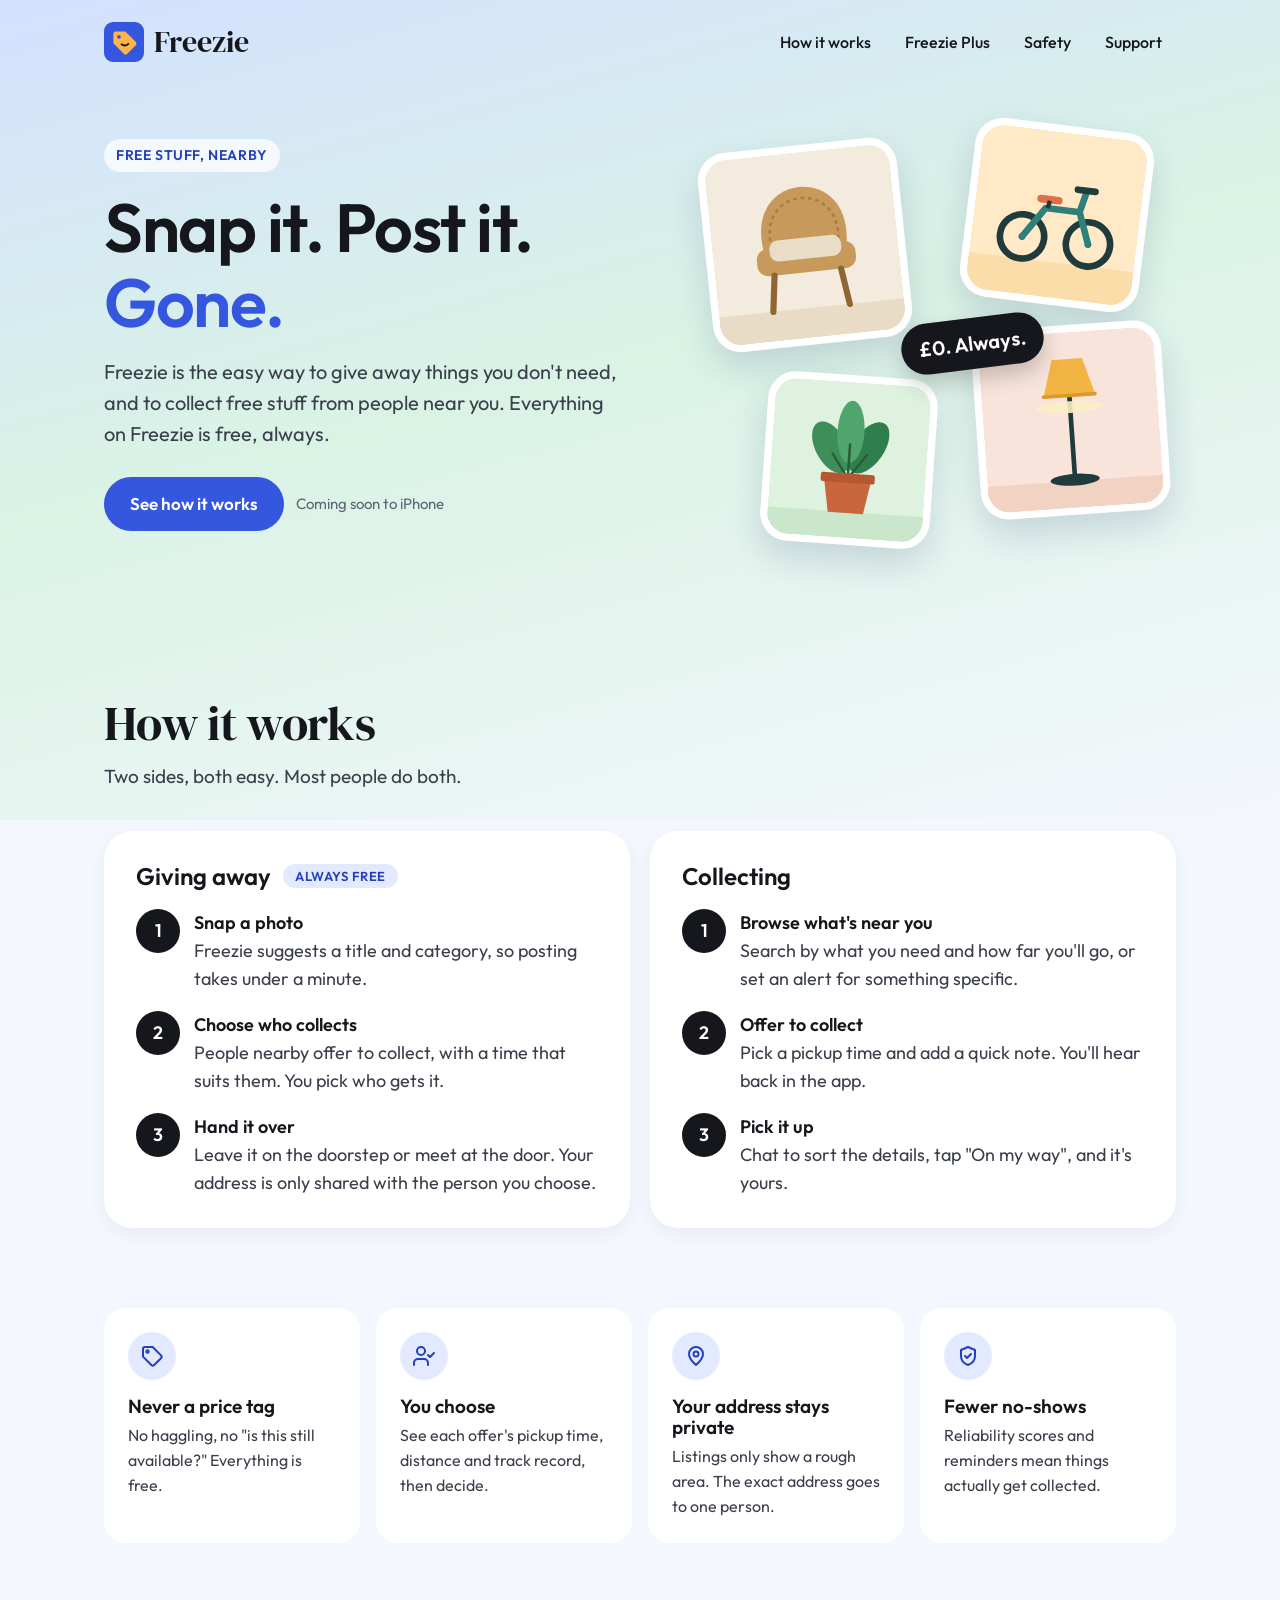
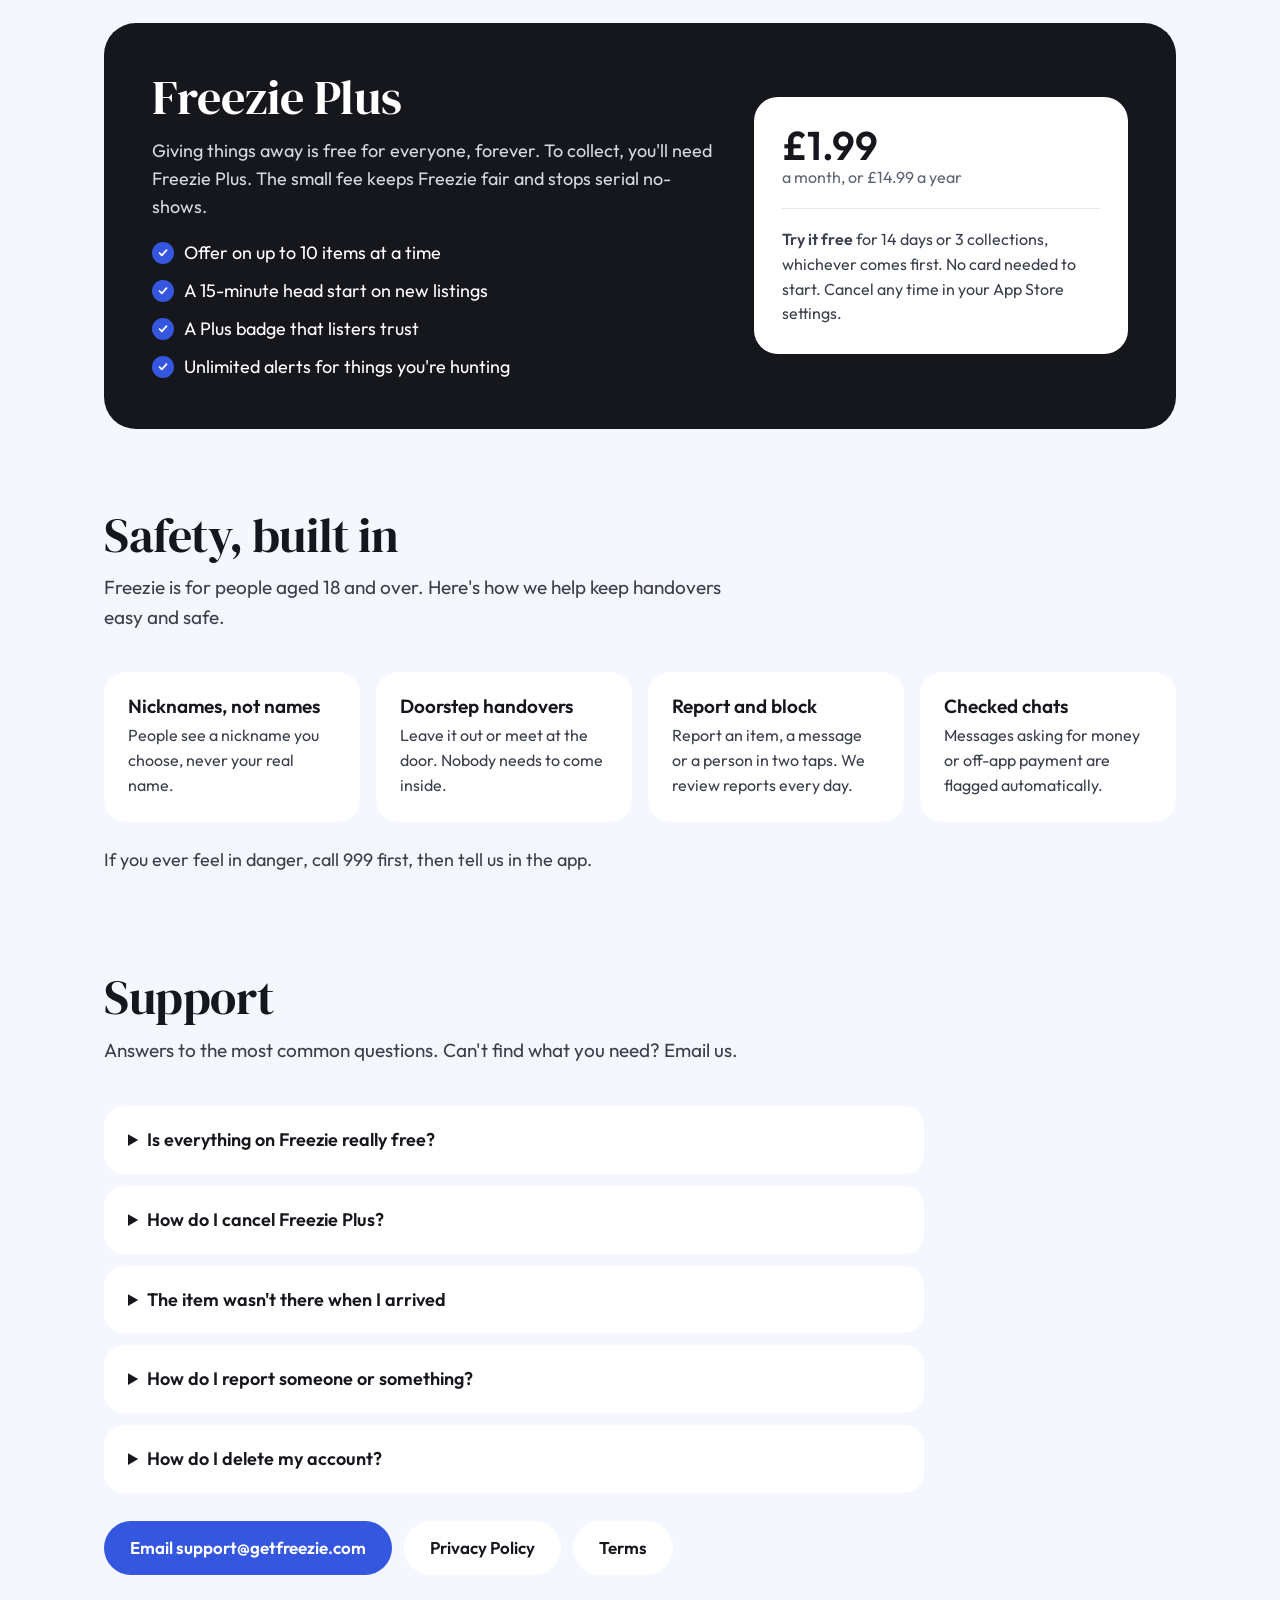
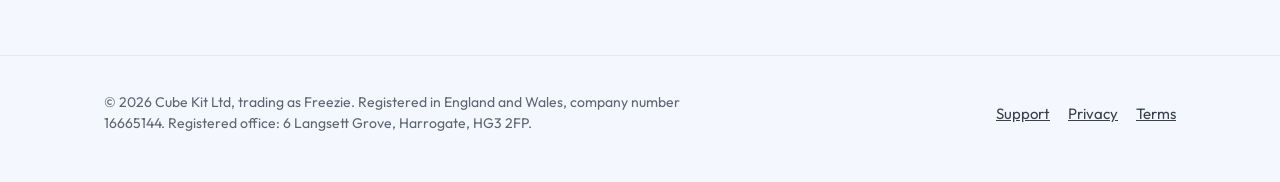
<file: index.html>
<!doctype html>
<html lang="en-GB">
<head>
<meta charset="utf-8">
<meta name="viewport" content="width=device-width, initial-scale=1">
<title>Freezie: give it away, collect it free</title>
<meta name="description" content="Freezie is a UK app for giving away things you don't need and collecting free stuff from people nearby. Snap it, post it, gone.">
<link rel="canonical" href="https://getfreezie.com/">
<link rel="icon" href="/assets/favicon.png" type="image/png">
<link rel="apple-touch-icon" href="/assets/apple-touch-icon.png">
<meta property="og:title" content="Freezie: give it away, collect it free">
<meta property="og:description" content="Give away what you don't need, and collect free stuff from people nearby.">
<meta property="og:url" content="https://getfreezie.com/">
<meta property="og:image" content="https://getfreezie.com/assets/apple-touch-icon.png">
<meta name="theme-color" content="#D3E1FF">
<link rel="stylesheet" href="/assets/style.css">
</head>
<body>
<a class="skip" href="#main">Skip to content</a>

<header class="site-header">
    <div class="wrap">
      <a class="brand" href="/" aria-label="Freezie home">
        <img src="/assets/logo-mark.svg" alt="" width="40" height="40">
        <span>Freezie</span>
      </a>
      <nav class="nav" aria-label="Main">
        <a href="#how">How it works</a>
        <a href="#plus">Freezie Plus</a>
        <a href="#safety">Safety</a>
        <a href="#support">Support</a>
      </nav>
    </div>
  </header>

  <main id="main">
  <div class="wrap hero-inner">
    <div>
      <span class="eyebrow">Free stuff, nearby</span>
      <h1>Snap it. Post it. <em>Gone.</em></h1>
      <p class="lead">Freezie is the easy way to give away things you don't need, and to collect free stuff from people near you. Everything on Freezie is free, always.</p>
      <div class="cta-row">
        <a class="btn btn-primary" href="#how">See how it works</a>
        <span class="soon">Coming soon to iPhone</span>
      </div>
    </div>
    <div class="collage" aria-hidden="true">
      <div class="card c1"><img src="/assets/illustrations/armchair.svg" alt=""></div>
      <div class="card c2"><img src="/assets/illustrations/bike.svg" alt=""></div>
      <div class="card c3"><img src="/assets/illustrations/plant.svg" alt=""></div>
      <div class="card c4"><img src="/assets/illustrations/lamp.svg" alt=""></div>
      <span class="tag">£0. Always.</span>
    </div>
  </div>

<section id="how">
  <div class="wrap">
    <div class="section-head">
      <h2>How it works</h2>
      <p>Two sides, both easy. Most people do both.</p>
    </div>
    <div class="two-col">
      <div class="panel">
        <h3>Giving away <span class="pill">Always free</span></h3>
        <ol class="steps">
          <li><div><strong>Snap a photo</strong><span>Freezie suggests a title and category, so posting takes under a minute.</span></div></li>
          <li><div><strong>Choose who collects</strong><span>People nearby offer to collect, with a time that suits them. You pick who gets it.</span></div></li>
          <li><div><strong>Hand it over</strong><span>Leave it on the doorstep or meet at the door. Your address is only shared with the person you choose.</span></div></li>
        </ol>
      </div>
      <div class="panel">
        <h3>Collecting</h3>
        <ol class="steps">
          <li><div><strong>Browse what's near you</strong><span>Search by what you need and how far you'll go, or set an alert for something specific.</span></div></li>
          <li><div><strong>Offer to collect</strong><span>Pick a pickup time and add a quick note. You'll hear back in the app.</span></div></li>
          <li><div><strong>Pick it up</strong><span>Chat to sort the details, tap "On my way", and it's yours.</span></div></li>
        </ol>
      </div>
    </div>
  </div>
</section>

<section id="why" style="padding-top: 0">
  <div class="wrap">
    <div class="features">
      <div class="feature">
        <div class="icon" aria-hidden="true"><svg width="24" height="24" viewBox="0 0 24 24" fill="none" stroke="#2440B8" stroke-width="2" stroke-linecap="round" stroke-linejoin="round"><path d="M12.6 3H5a2 2 0 0 0-2 2v7.6l8.4 8.4a2 2 0 0 0 2.8 0l6.8-6.8a2 2 0 0 0 0-2.8z"/><circle cx="7.5" cy="7.5" r="1.2"/></svg></div>
        <h3>Never a price tag</h3>
        <p>No haggling, no "is this still available?" Everything is free.</p>
      </div>
      <div class="feature">
        <div class="icon" aria-hidden="true"><svg width="24" height="24" viewBox="0 0 24 24" fill="none" stroke="#2440B8" stroke-width="2" stroke-linecap="round" stroke-linejoin="round"><path d="M16 21v-2a4 4 0 0 0-4-4H6a4 4 0 0 0-4 4v2"/><circle cx="9" cy="7" r="4"/><path d="m16 11 2 2 4-4"/></svg></div>
        <h3>You choose</h3>
        <p>See each offer's pickup time, distance and track record, then decide.</p>
      </div>
      <div class="feature">
        <div class="icon" aria-hidden="true"><svg width="24" height="24" viewBox="0 0 24 24" fill="none" stroke="#2440B8" stroke-width="2" stroke-linecap="round" stroke-linejoin="round"><path d="M12 21s-7-6.2-7-11a7 7 0 0 1 14 0c0 4.8-7 11-7 11z"/><circle cx="12" cy="10" r="2.5"/></svg></div>
        <h3>Your address stays private</h3>
        <p>Listings only show a rough area. The exact address goes to one person.</p>
      </div>
      <div class="feature">
        <div class="icon" aria-hidden="true"><svg width="24" height="24" viewBox="0 0 24 24" fill="none" stroke="#2440B8" stroke-width="2" stroke-linecap="round" stroke-linejoin="round"><path d="M12 3 5 6v6c0 4.5 3 7.5 7 9 4-1.5 7-4.5 7-9V6z"/><path d="m9 12 2 2 4-4"/></svg></div>
        <h3>Fewer no-shows</h3>
        <p>Reliability scores and reminders mean things actually get collected.</p>
      </div>
    </div>
  </div>
</section>

<section id="plus" style="padding-top: 0">
  <div class="wrap">
    <div class="plus">
      <div>
        <h2>Freezie Plus</h2>
        <p>Giving things away is free for everyone, forever. To collect, you'll need Freezie Plus. The small fee keeps Freezie fair and stops serial no-shows.</p>
        <ul>
          <li>Offer on up to 10 items at a time</li>
          <li>A 15-minute head start on new listings</li>
          <li>A Plus badge that listers trust</li>
          <li>Unlimited alerts for things you're hunting</li>
        </ul>
      </div>
      <div class="price-card">
        <div class="price">£1.99</div>
        <div class="per">a month, or £14.99 a year</div>
        <hr>
        <p><strong>Try it free</strong> for 14 days or 3 collections, whichever comes first. No card needed to start. Cancel any time in your App Store settings.</p>
      </div>
    </div>
  </div>
</section>

<section id="safety" style="padding-top: 0">
  <div class="wrap">
    <div class="section-head">
      <h2>Safety, built in</h2>
      <p>Freezie is for people aged 18 and over. Here's how we help keep handovers easy and safe.</p>
    </div>
    <div class="features">
      <div class="feature"><h3>Nicknames, not names</h3><p>People see a nickname you choose, never your real name.</p></div>
      <div class="feature"><h3>Doorstep handovers</h3><p>Leave it out or meet at the door. Nobody needs to come inside.</p></div>
      <div class="feature"><h3>Report and block</h3><p>Report an item, a message or a person in two taps. We review reports every day.</p></div>
      <div class="feature"><h3>Checked chats</h3><p>Messages asking for money or off-app payment are flagged automatically.</p></div>
    </div>
    <p style="margin-top: 24px; color: var(--text-2)">If you ever feel in danger, call 999 first, then tell us in the app.</p>
  </div>
</section>

<section id="support" style="padding-top: 0">
  <div class="wrap">
    <div class="section-head">
      <h2>Support</h2>
      <p>Answers to the most common questions. Can't find what you need? Email us.</p>
    </div>
    <div class="faq">
      <details><summary>Is everything on Freezie really free?</summary><p>Yes. Items are always free. Nobody can sell anything on Freezie, and asking for money breaks our rules. The only thing we charge for is Freezie Plus, which lets you collect.</p></details>
      <details><summary>How do I cancel Freezie Plus?</summary><p>Plus is billed by Apple. On your iPhone, open Settings, tap your name, then Subscriptions, and choose Freezie. You keep Plus until the end of the period you've paid for. Refunds follow Apple's rules.</p></details>
      <details><summary>The item wasn't there when I arrived</summary><p>Tap "It wasn't there" in the pickup chat. The pickup ends, nobody's reliability score is affected, and the lister is asked to check the listing.</p></details>
      <details><summary>How do I report someone or something?</summary><p>Use Report on the item, in the chat, or on the person's profile. If anything made you feel unsafe at a pickup, tell us after the pickup and we'll look at it first.</p></details>
      <details><summary>How do I delete my account?</summary><p>In the app, go to Profile, then Delete account. It removes your account, listings, offers and messages. You can also download a copy of your data from Profile first.</p></details>
    </div>
    <div class="contact">
      <a class="btn btn-primary" href="mailto:support@getfreezie.com">Email support@getfreezie.com</a>
      <a class="btn btn-light" href="/privacy/">Privacy Policy</a>
      <a class="btn btn-light" href="/terms/">Terms</a>
    </div>
  </div>
</section>
</main>

<footer class="site-footer">
  <div class="wrap">
    <span>© 2026 Cube Kit Ltd, trading as Freezie. Registered in England and Wales, company number 16665144. Registered office: 6 Langsett Grove, Harrogate, HG3 2FP.</span>
    <nav aria-label="Footer">
      <a href="/support/">Support</a>
      <a href="/privacy/">Privacy</a>
      <a href="/terms/">Terms</a>
    </nav>
  </div>
</footer>
</body>
</html>
</file>
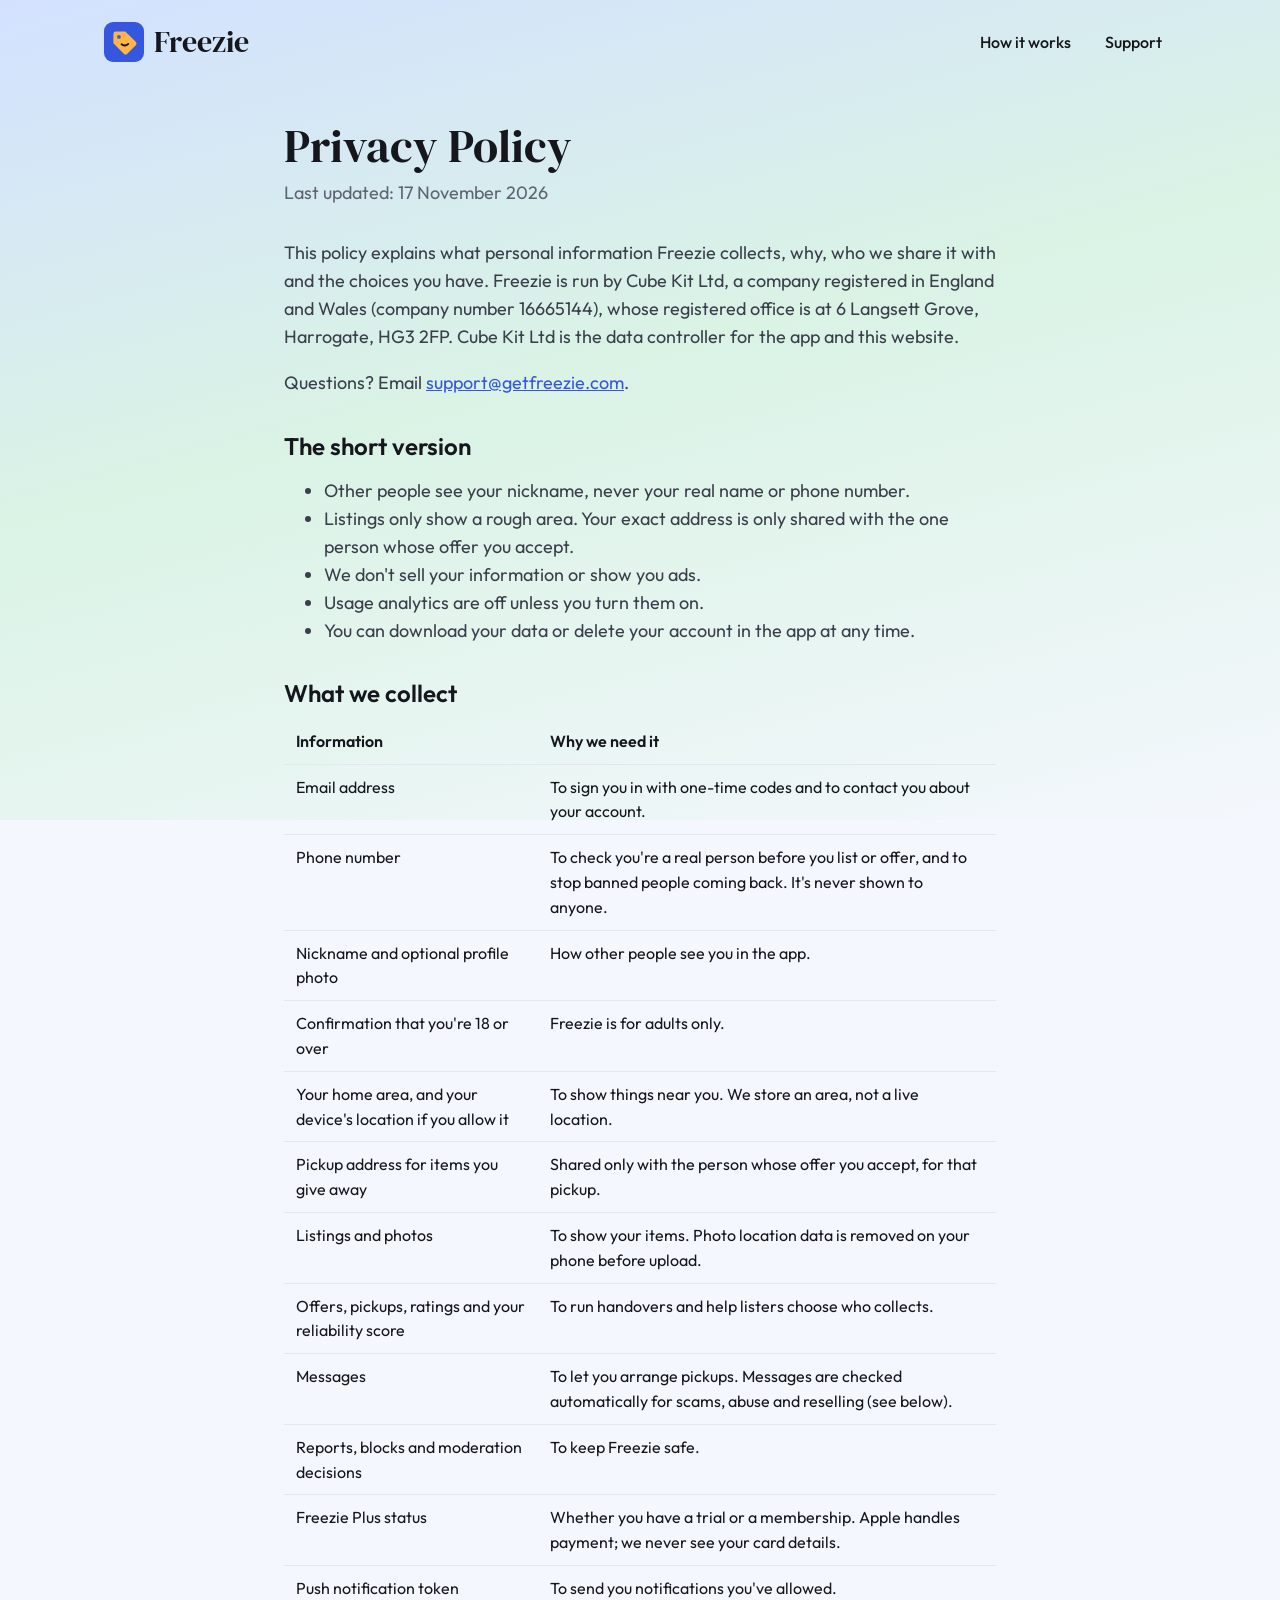
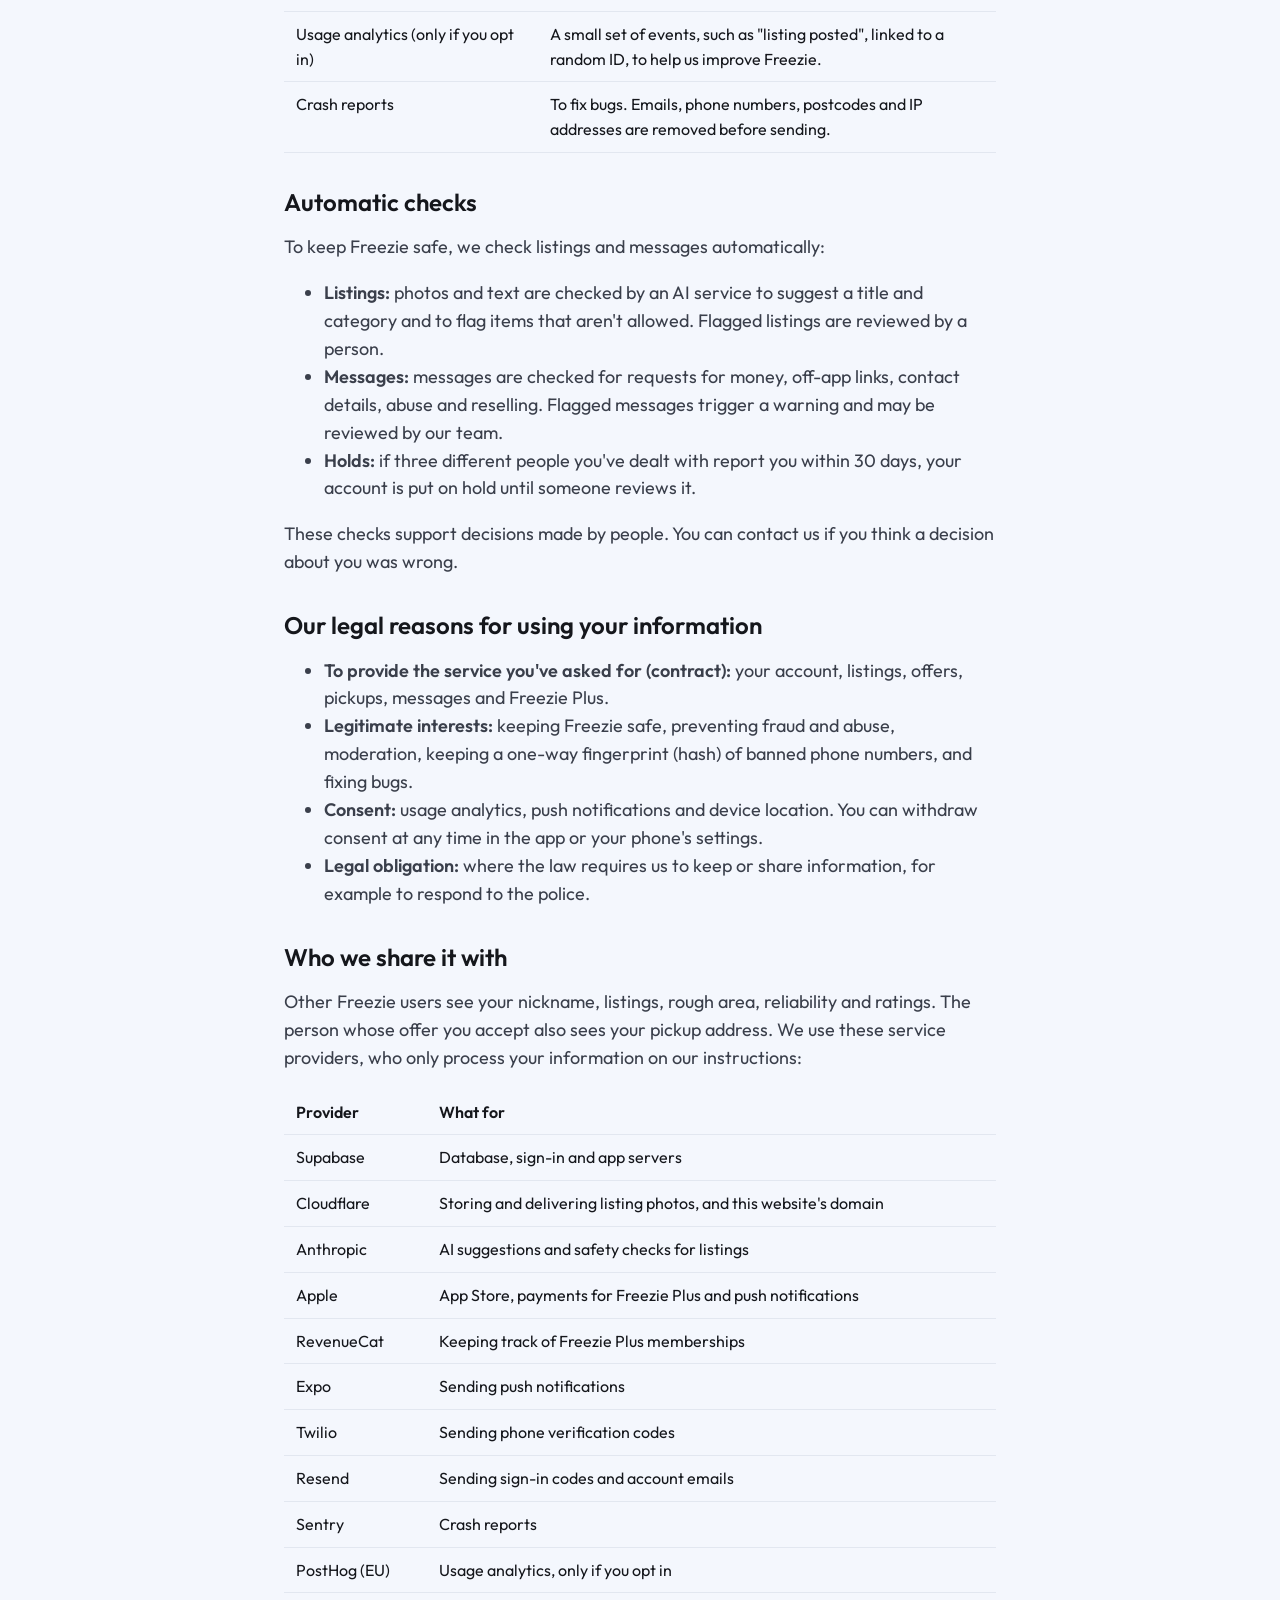
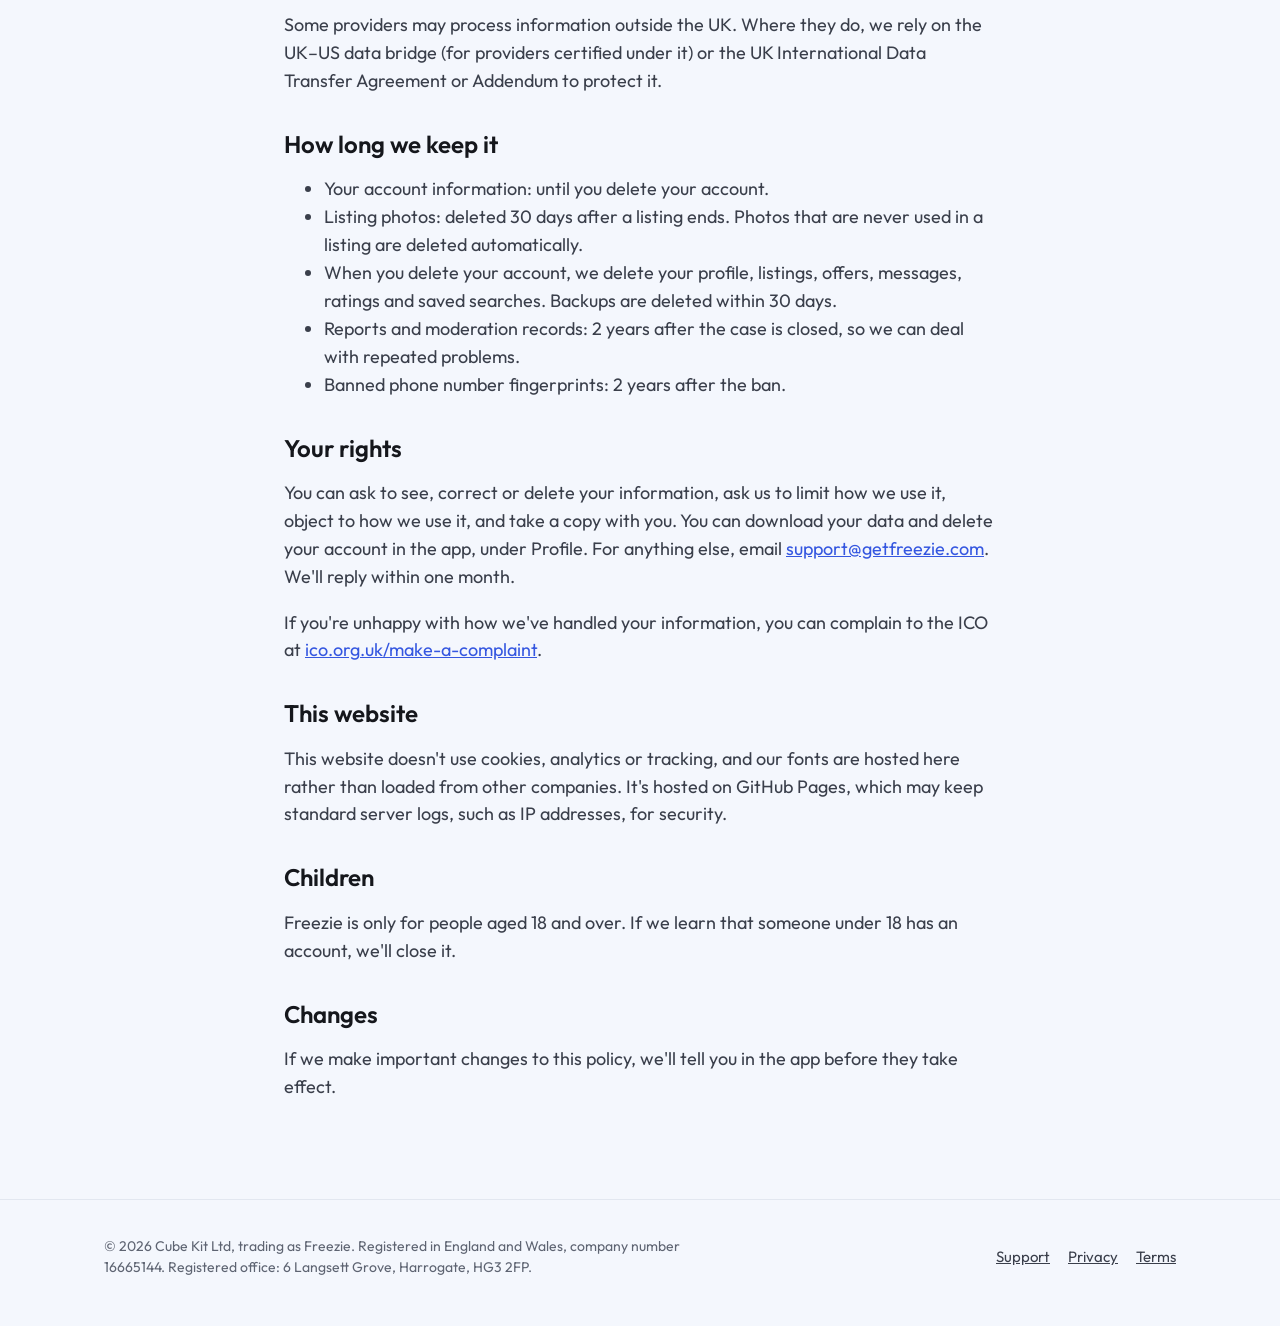
<file: privacy/index.html>
<!doctype html>
<html lang="en-GB">
<head>
<meta charset="utf-8">
<meta name="viewport" content="width=device-width, initial-scale=1">
<title>Privacy Policy · Freezie</title>
<meta name="description" content="How Freezie collects, uses and protects your personal information.">
<link rel="canonical" href="https://getfreezie.com/privacy/">
<link rel="icon" href="/assets/favicon.png" type="image/png">
<link rel="stylesheet" href="/assets/style.css">
</head>
<body>
<a class="skip" href="#main">Skip to content</a>
<header class="site-header">
  <div class="wrap">
    <a class="brand" href="/" aria-label="Freezie home"><img src="/assets/logo-mark.svg" alt="" width="40" height="40"><span>Freezie</span></a>
    <nav class="nav" aria-label="Main"><a href="/#how">How it works</a><a href="/support/">Support</a></nav>
  </div>
</header>

<main id="main" class="doc">
  <h1>Privacy Policy</h1>
  <p class="updated">Last updated: 17 November 2026</p>

  <p>This policy explains what personal information Freezie collects, why, who we share it with and the choices you have. Freezie is run by Cube Kit Ltd, a company registered in England and Wales (company number 16665144), whose registered office is at 6 Langsett Grove, Harrogate, HG3 2FP. Cube Kit Ltd is the data controller for the app and this website.</p>
  <p>Questions? Email <a href="mailto:support@getfreezie.com">support@getfreezie.com</a>.</p>

  <h2>The short version</h2>
  <ul>
    <li>Other people see your nickname, never your real name or phone number.</li>
    <li>Listings only show a rough area. Your exact address is only shared with the one person whose offer you accept.</li>
    <li>We don't sell your information or show you ads.</li>
    <li>Usage analytics are off unless you turn them on.</li>
    <li>You can download your data or delete your account in the app at any time.</li>
  </ul>

  <h2>What we collect</h2>
  <table>
    <thead><tr><th>Information</th><th>Why we need it</th></tr></thead>
    <tbody>
      <tr><td>Email address</td><td>To sign you in with one-time codes and to contact you about your account.</td></tr>
      <tr><td>Phone number</td><td>To check you're a real person before you list or offer, and to stop banned people coming back. It's never shown to anyone.</td></tr>
      <tr><td>Nickname and optional profile photo</td><td>How other people see you in the app.</td></tr>
      <tr><td>Confirmation that you're 18 or over</td><td>Freezie is for adults only.</td></tr>
      <tr><td>Your home area, and your device's location if you allow it</td><td>To show things near you. We store an area, not a live location.</td></tr>
      <tr><td>Pickup address for items you give away</td><td>Shared only with the person whose offer you accept, for that pickup.</td></tr>
      <tr><td>Listings and photos</td><td>To show your items. Photo location data is removed on your phone before upload.</td></tr>
      <tr><td>Offers, pickups, ratings and your reliability score</td><td>To run handovers and help listers choose who collects.</td></tr>
      <tr><td>Messages</td><td>To let you arrange pickups. Messages are checked automatically for scams, abuse and reselling (see below).</td></tr>
      <tr><td>Reports, blocks and moderation decisions</td><td>To keep Freezie safe.</td></tr>
      <tr><td>Freezie Plus status</td><td>Whether you have a trial or a membership. Apple handles payment; we never see your card details.</td></tr>
      <tr><td>Push notification token</td><td>To send you notifications you've allowed.</td></tr>
      <tr><td>Usage analytics (only if you opt in)</td><td>A small set of events, such as "listing posted", linked to a random ID, to help us improve Freezie.</td></tr>
      <tr><td>Crash reports</td><td>To fix bugs. Emails, phone numbers, postcodes and IP addresses are removed before sending.</td></tr>
    </tbody>
  </table>

  <h2>Automatic checks</h2>
  <p>To keep Freezie safe, we check listings and messages automatically:</p>
  <ul>
    <li><strong>Listings:</strong> photos and text are checked by an AI service to suggest a title and category and to flag items that aren't allowed. Flagged listings are reviewed by a person.</li>
    <li><strong>Messages:</strong> messages are checked for requests for money, off-app links, contact details, abuse and reselling. Flagged messages trigger a warning and may be reviewed by our team.</li>
    <li><strong>Holds:</strong> if three different people you've dealt with report you within 30 days, your account is put on hold until someone reviews it.</li>
  </ul>
  <p>These checks support decisions made by people. You can contact us if you think a decision about you was wrong.</p>

  <h2>Our legal reasons for using your information</h2>
  <ul>
    <li><strong>To provide the service you've asked for (contract):</strong> your account, listings, offers, pickups, messages and Freezie Plus.</li>
    <li><strong>Legitimate interests:</strong> keeping Freezie safe, preventing fraud and abuse, moderation, keeping a one-way fingerprint (hash) of banned phone numbers, and fixing bugs.</li>
    <li><strong>Consent:</strong> usage analytics, push notifications and device location. You can withdraw consent at any time in the app or your phone's settings.</li>
    <li><strong>Legal obligation:</strong> where the law requires us to keep or share information, for example to respond to the police.</li>
  </ul>

  <h2>Who we share it with</h2>
  <p>Other Freezie users see your nickname, listings, rough area, reliability and ratings. The person whose offer you accept also sees your pickup address. We use these service providers, who only process your information on our instructions:</p>
  <table>
    <thead><tr><th>Provider</th><th>What for</th></tr></thead>
    <tbody>
      <tr><td>Supabase</td><td>Database, sign-in and app servers</td></tr>
      <tr><td>Cloudflare</td><td>Storing and delivering listing photos, and this website's domain</td></tr>
      <tr><td>Anthropic</td><td>AI suggestions and safety checks for listings</td></tr>
      <tr><td>Apple</td><td>App Store, payments for Freezie Plus and push notifications</td></tr>
      <tr><td>RevenueCat</td><td>Keeping track of Freezie Plus memberships</td></tr>
      <tr><td>Expo</td><td>Sending push notifications</td></tr>
      <tr><td>Twilio</td><td>Sending phone verification codes</td></tr>
      <tr><td>Resend</td><td>Sending sign-in codes and account emails</td></tr>
      <tr><td>Sentry</td><td>Crash reports</td></tr>
      <tr><td>PostHog (EU)</td><td>Usage analytics, only if you opt in</td></tr>
    </tbody>
  </table>
  <p>Some providers may process information outside the UK. Where they do, we rely on the UK–US data bridge (for providers certified under it) or the UK International Data Transfer Agreement or Addendum to protect it.</p>

  <h2>How long we keep it</h2>
  <ul>
    <li>Your account information: until you delete your account.</li>
    <li>Listing photos: deleted 30 days after a listing ends. Photos that are never used in a listing are deleted automatically.</li>
    <li>When you delete your account, we delete your profile, listings, offers, messages, ratings and saved searches. Backups are deleted within 30 days.</li>
    <li>Reports and moderation records: 2 years after the case is closed, so we can deal with repeated problems.</li>
    <li>Banned phone number fingerprints: 2 years after the ban.</li>
  </ul>

  <h2>Your rights</h2>
  <p>You can ask to see, correct or delete your information, ask us to limit how we use it, object to how we use it, and take a copy with you. You can download your data and delete your account in the app, under Profile. For anything else, email <a href="mailto:support@getfreezie.com">support@getfreezie.com</a>. We'll reply within one month.</p>
  <p>If you're unhappy with how we've handled your information, you can complain to the ICO at <a href="https://ico.org.uk/make-a-complaint/">ico.org.uk/make-a-complaint</a>.</p>

  <h2>This website</h2>
  <p>This website doesn't use cookies, analytics or tracking, and our fonts are hosted here rather than loaded from other companies. It's hosted on GitHub Pages, which may keep standard server logs, such as IP addresses, for security.</p>

  <h2>Children</h2>
  <p>Freezie is only for people aged 18 and over. If we learn that someone under 18 has an account, we'll close it.</p>

  <h2>Changes</h2>
  <p>If we make important changes to this policy, we'll tell you in the app before they take effect.</p>
</main>

<footer class="site-footer">
  <div class="wrap">
    <span>© 2026 Cube Kit Ltd, trading as Freezie. Registered in England and Wales, company number 16665144. Registered office: 6 Langsett Grove, Harrogate, HG3 2FP.</span>
    <nav aria-label="Footer"><a href="/support/">Support</a><a href="/privacy/">Privacy</a><a href="/terms/">Terms</a></nav>
  </div>
</footer>
</body>
</html>
</file>
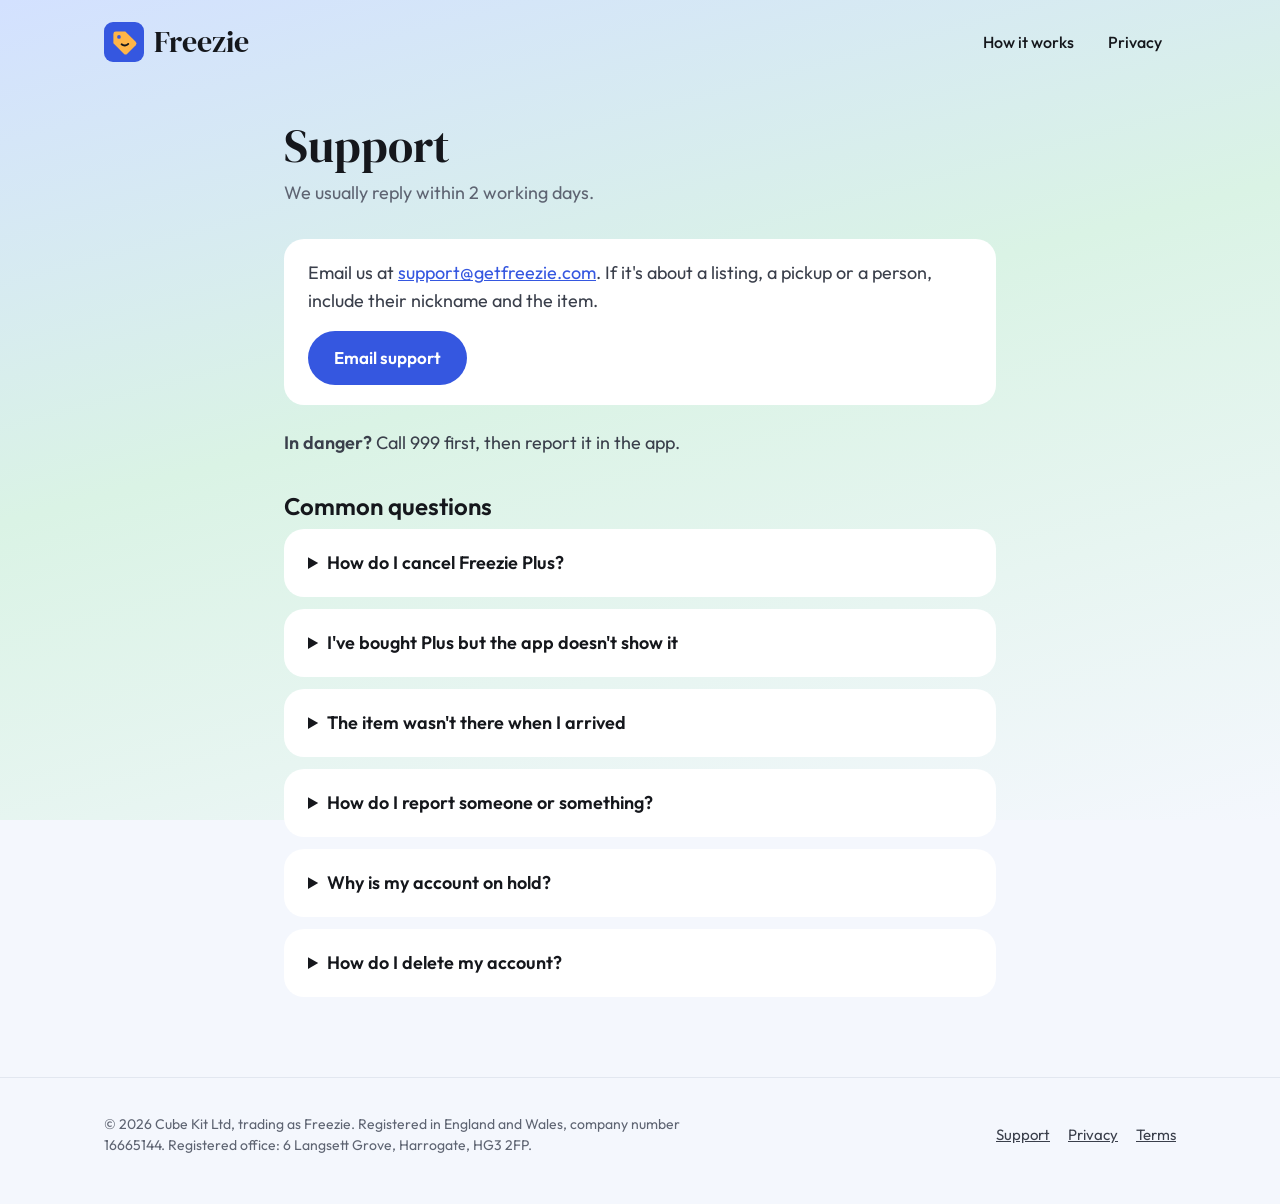
<file: support/index.html>
<!doctype html>
<html lang="en-GB">
<head>
<meta charset="utf-8">
<meta name="viewport" content="width=device-width, initial-scale=1">
<title>Support · Freezie</title>
<meta name="description" content="Get help with Freezie.">
<link rel="canonical" href="https://getfreezie.com/support/">
<link rel="icon" href="/assets/favicon.png" type="image/png">
<link rel="stylesheet" href="/assets/style.css">
</head>
<body>
<a class="skip" href="#main">Skip to content</a>
<header class="site-header">
  <div class="wrap">
    <a class="brand" href="/" aria-label="Freezie home"><img src="/assets/logo-mark.svg" alt="" width="40" height="40"><span>Freezie</span></a>
    <nav class="nav" aria-label="Main"><a href="/#how">How it works</a><a href="/privacy/">Privacy</a></nav>
  </div>
</header>

<main id="main" class="doc">
  <h1>Support</h1>
  <p class="updated">We usually reply within 2 working days.</p>
  <div class="box">
    <p style="margin: 0 0 16px">Email us at <a href="mailto:support@getfreezie.com">support@getfreezie.com</a>. If it's about a listing, a pickup or a person, include their nickname and the item.</p>
    <a class="btn btn-primary" href="mailto:support@getfreezie.com">Email support</a>
  </div>
  <p style="margin-top: 24px"><strong>In danger?</strong> Call 999 first, then report it in the app.</p>

  <h2>Common questions</h2>
  <div class="faq">
    <details><summary>How do I cancel Freezie Plus?</summary><p>Plus is billed by Apple. On your iPhone, open Settings, tap your name, then Subscriptions, and choose Freezie. You keep Plus until the end of the period you've paid for. Refunds follow Apple's rules.</p></details>
    <details><summary>I've bought Plus but the app doesn't show it</summary><p>In the app, open Profile, then Membership, and tap Restore purchase.</p></details>
    <details><summary>The item wasn't there when I arrived</summary><p>Tap "It wasn't there" in the pickup chat. The pickup ends, nobody's reliability score is affected, and the lister is asked to check the listing.</p></details>
    <details><summary>How do I report someone or something?</summary><p>Use Report on the item, in the chat, or on the person's profile. If anything made you feel unsafe at a pickup, tell us after the pickup and we'll look at it first.</p></details>
    <details><summary>Why is my account on hold?</summary><p>We put accounts on hold while we look into reports. You can still browse. If you think it's a mistake, email us.</p></details>
    <details><summary>How do I delete my account?</summary><p>In the app, go to Profile, then Delete account. You can download a copy of your data from Profile first.</p></details>
  </div>
</main>

<footer class="site-footer">
  <div class="wrap">
    <span>© 2026 Cube Kit Ltd, trading as Freezie. Registered in England and Wales, company number 16665144. Registered office: 6 Langsett Grove, Harrogate, HG3 2FP.</span>
    <nav aria-label="Footer"><a href="/support/">Support</a><a href="/privacy/">Privacy</a><a href="/terms/">Terms</a></nav>
  </div>
</footer>
</body>
</html>
</file>
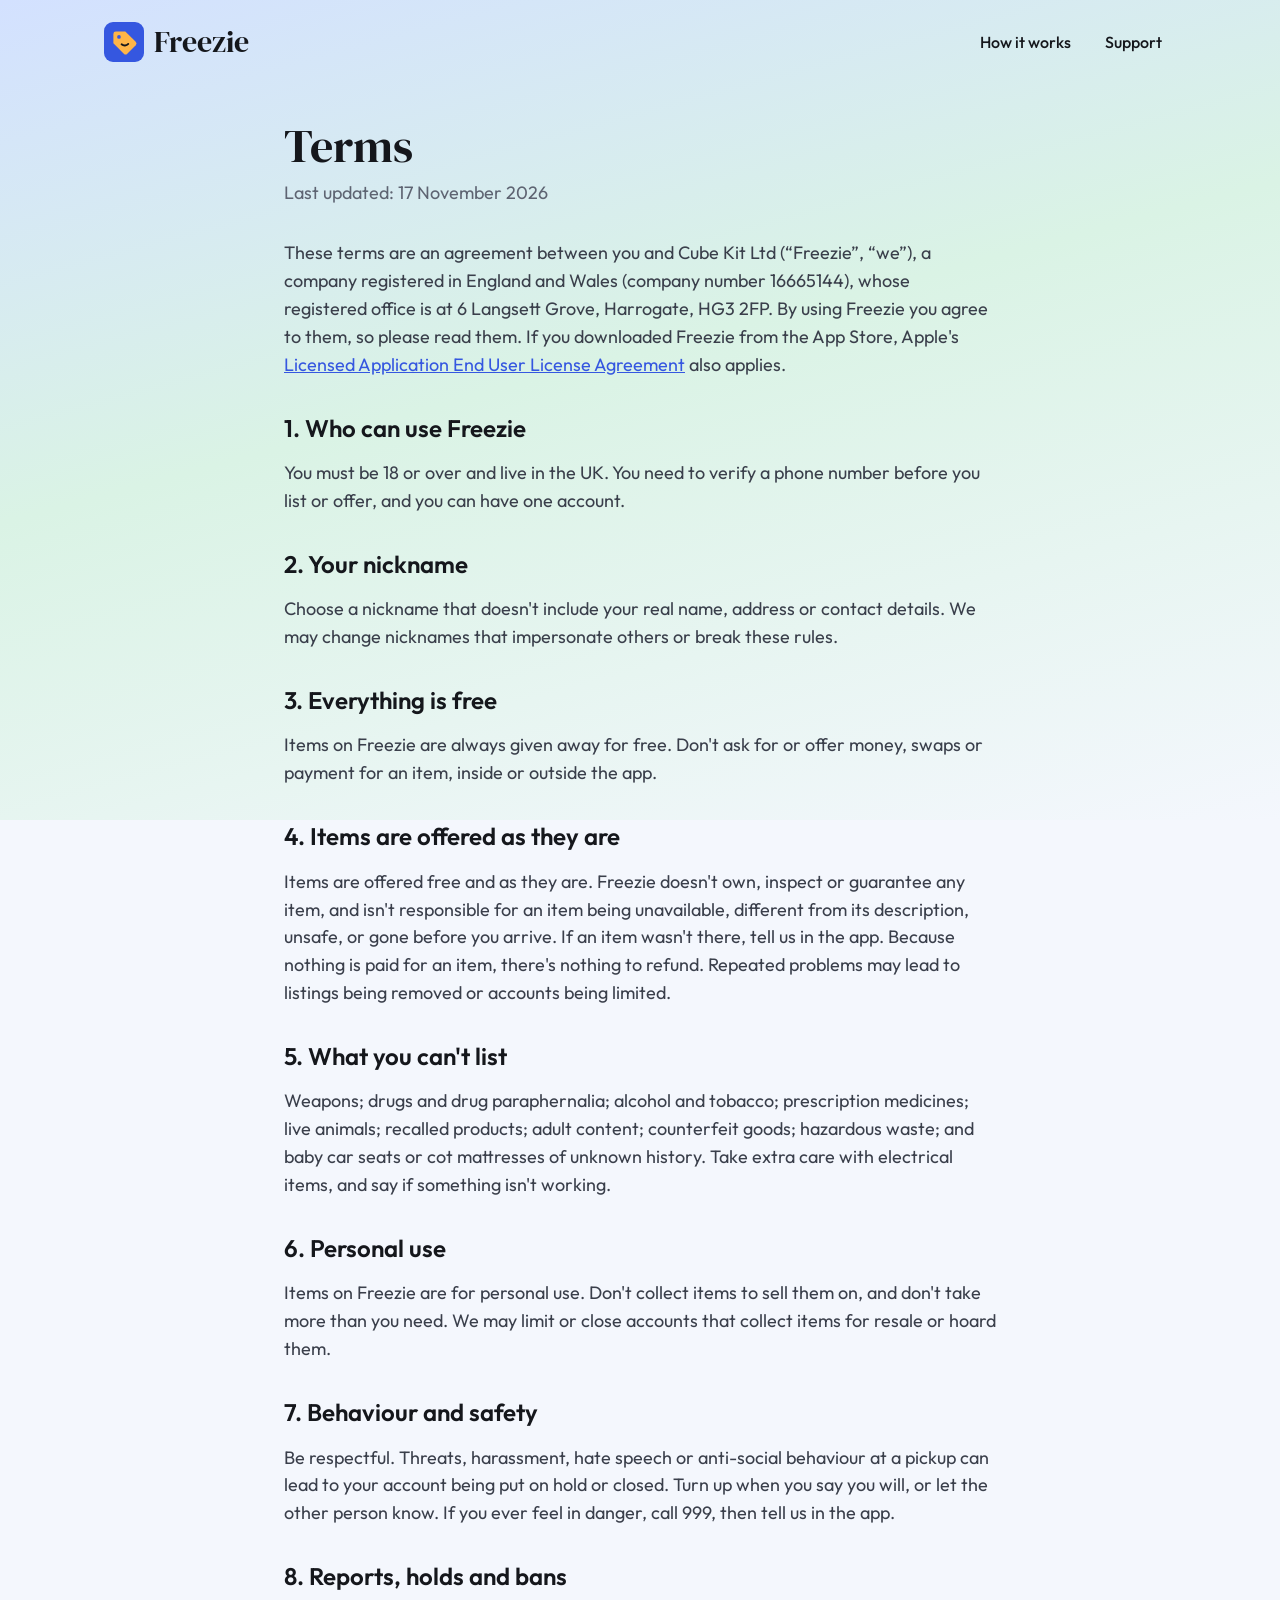
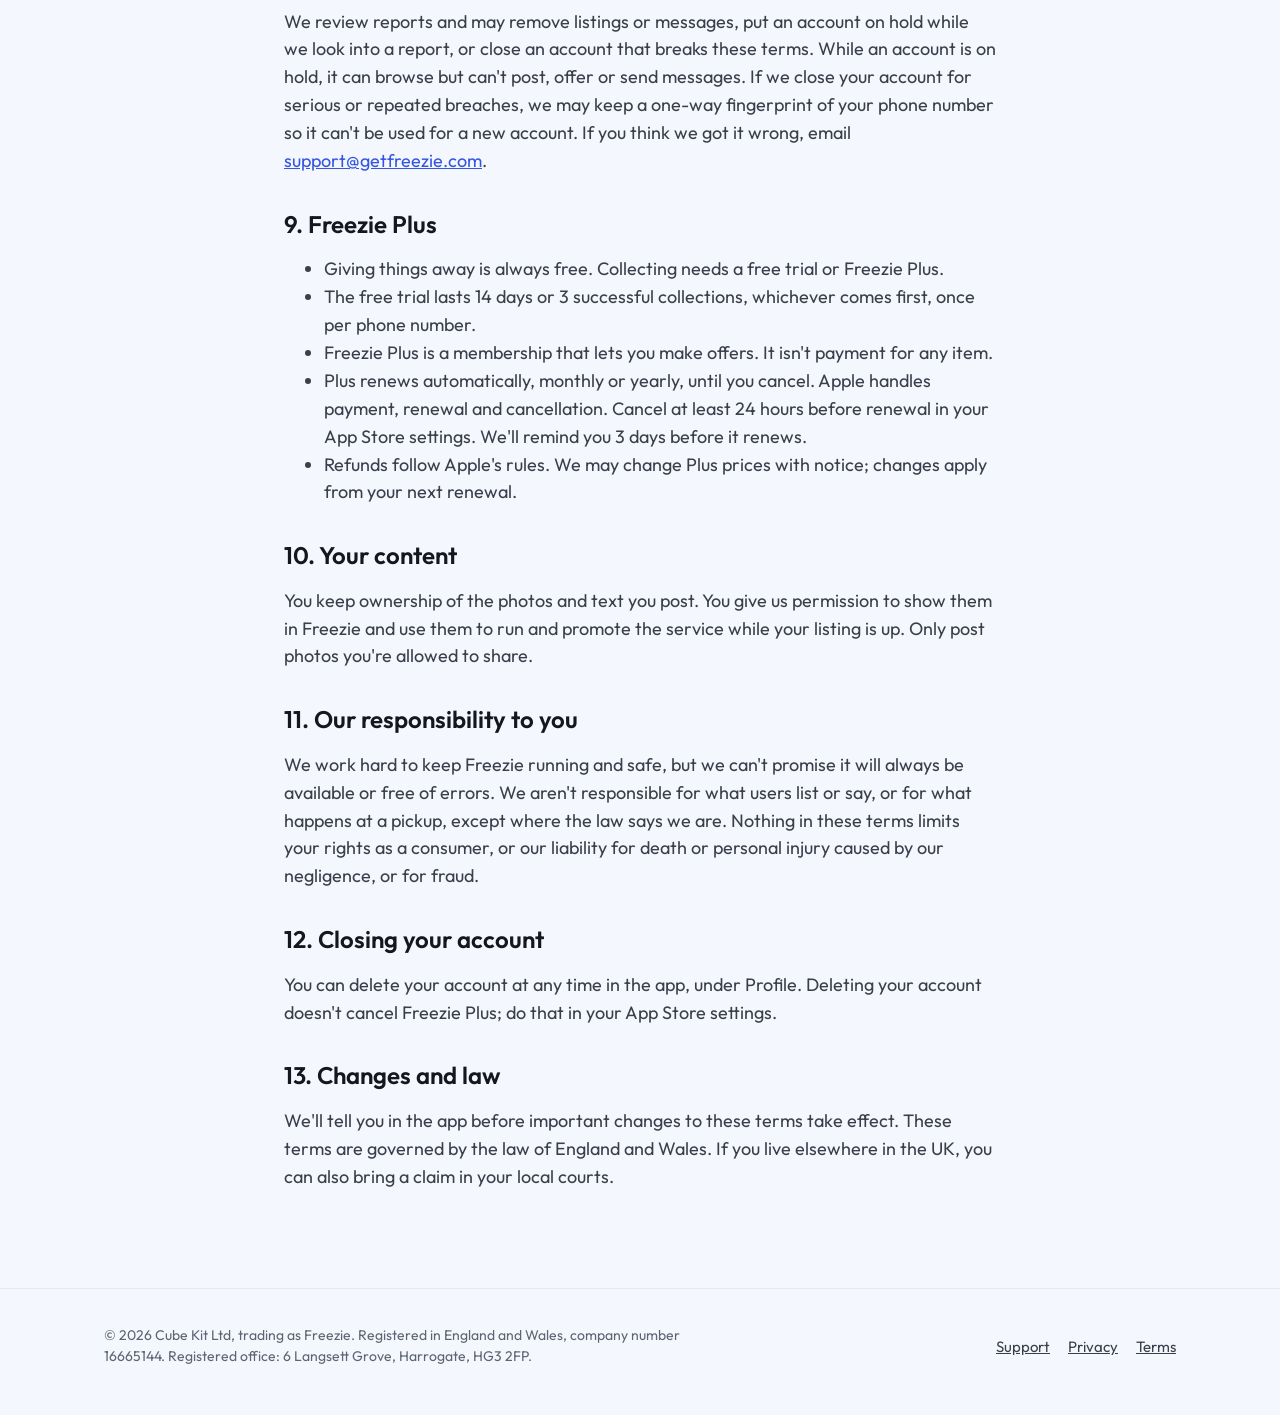
<file: terms/index.html>
<!doctype html>
<html lang="en-GB">
<head>
<meta charset="utf-8">
<meta name="viewport" content="width=device-width, initial-scale=1">
<title>Terms · Freezie</title>
<meta name="description" content="The terms and community rules for using Freezie.">
<link rel="canonical" href="https://getfreezie.com/terms/">
<link rel="icon" href="/assets/favicon.png" type="image/png">
<link rel="stylesheet" href="/assets/style.css">
</head>
<body>
<a class="skip" href="#main">Skip to content</a>
<header class="site-header">
  <div class="wrap">
    <a class="brand" href="/" aria-label="Freezie home"><img src="/assets/logo-mark.svg" alt="" width="40" height="40"><span>Freezie</span></a>
    <nav class="nav" aria-label="Main"><a href="/#how">How it works</a><a href="/support/">Support</a></nav>
  </div>
</header>

<main id="main" class="doc">
  <h1>Terms</h1>
  <p class="updated">Last updated: 17 November 2026</p>

  <p>These terms are an agreement between you and Cube Kit Ltd (“Freezie”, “we”), a company registered in England and Wales (company number 16665144), whose registered office is at 6 Langsett Grove, Harrogate, HG3 2FP. By using Freezie you agree to them, so please read them. If you downloaded Freezie from the App Store, Apple's <a href="https://www.apple.com/legal/internet-services/itunes/dev/stdeula/">Licensed Application End User License Agreement</a> also applies.</p>

  <h2>1. Who can use Freezie</h2>
  <p>You must be 18 or over and live in the UK. You need to verify a phone number before you list or offer, and you can have one account.</p>

  <h2>2. Your nickname</h2>
  <p>Choose a nickname that doesn't include your real name, address or contact details. We may change nicknames that impersonate others or break these rules.</p>

  <h2>3. Everything is free</h2>
  <p>Items on Freezie are always given away for free. Don't ask for or offer money, swaps or payment for an item, inside or outside the app.</p>

  <h2>4. Items are offered as they are</h2>
  <p>Items are offered free and as they are. Freezie doesn't own, inspect or guarantee any item, and isn't responsible for an item being unavailable, different from its description, unsafe, or gone before you arrive. If an item wasn't there, tell us in the app. Because nothing is paid for an item, there's nothing to refund. Repeated problems may lead to listings being removed or accounts being limited.</p>

  <h2>5. What you can't list</h2>
  <p>Weapons; drugs and drug paraphernalia; alcohol and tobacco; prescription medicines; live animals; recalled products; adult content; counterfeit goods; hazardous waste; and baby car seats or cot mattresses of unknown history. Take extra care with electrical items, and say if something isn't working.</p>

  <h2>6. Personal use</h2>
  <p>Items on Freezie are for personal use. Don't collect items to sell them on, and don't take more than you need. We may limit or close accounts that collect items for resale or hoard them.</p>

  <h2>7. Behaviour and safety</h2>
  <p>Be respectful. Threats, harassment, hate speech or anti-social behaviour at a pickup can lead to your account being put on hold or closed. Turn up when you say you will, or let the other person know. If you ever feel in danger, call 999, then tell us in the app.</p>

  <h2>8. Reports, holds and bans</h2>
  <p>We review reports and may remove listings or messages, put an account on hold while we look into a report, or close an account that breaks these terms. While an account is on hold, it can browse but can't post, offer or send messages. If we close your account for serious or repeated breaches, we may keep a one-way fingerprint of your phone number so it can't be used for a new account. If you think we got it wrong, email <a href="mailto:support@getfreezie.com">support@getfreezie.com</a>.</p>

  <h2>9. Freezie Plus</h2>
  <ul>
    <li>Giving things away is always free. Collecting needs a free trial or Freezie Plus.</li>
    <li>The free trial lasts 14 days or 3 successful collections, whichever comes first, once per phone number.</li>
    <li>Freezie Plus is a membership that lets you make offers. It isn't payment for any item.</li>
    <li>Plus renews automatically, monthly or yearly, until you cancel. Apple handles payment, renewal and cancellation. Cancel at least 24 hours before renewal in your App Store settings. We'll remind you 3 days before it renews.</li>
    <li>Refunds follow Apple's rules. We may change Plus prices with notice; changes apply from your next renewal.</li>
  </ul>

  <h2>10. Your content</h2>
  <p>You keep ownership of the photos and text you post. You give us permission to show them in Freezie and use them to run and promote the service while your listing is up. Only post photos you're allowed to share.</p>

  <h2>11. Our responsibility to you</h2>
  <p>We work hard to keep Freezie running and safe, but we can't promise it will always be available or free of errors. We aren't responsible for what users list or say, or for what happens at a pickup, except where the law says we are. Nothing in these terms limits your rights as a consumer, or our liability for death or personal injury caused by our negligence, or for fraud.</p>

  <h2>12. Closing your account</h2>
  <p>You can delete your account at any time in the app, under Profile. Deleting your account doesn't cancel Freezie Plus; do that in your App Store settings.</p>

  <h2>13. Changes and law</h2>
  <p>We'll tell you in the app before important changes to these terms take effect. These terms are governed by the law of England and Wales. If you live elsewhere in the UK, you can also bring a claim in your local courts.</p>
</main>

<footer class="site-footer">
  <div class="wrap">
    <span>© 2026 Cube Kit Ltd, trading as Freezie. Registered in England and Wales, company number 16665144. Registered office: 6 Langsett Grove, Harrogate, HG3 2FP.</span>
    <nav aria-label="Footer"><a href="/support/">Support</a><a href="/privacy/">Privacy</a><a href="/terms/">Terms</a></nav>
  </div>
</footer>
</body>
</html>
</file>
<file: assets/style.css>
/* Freezie website. Tokens match the app (freezie/src/theme/tokens.ts). */
@font-face { font-family: 'DM Serif Display'; src: url('fonts/DMSerifDisplay-Regular.ttf') format('truetype'); font-weight: 400; font-display: swap; }
@font-face { font-family: 'Outfit'; src: url('fonts/Outfit-Regular.ttf') format('truetype'); font-weight: 400; font-display: swap; }
@font-face { font-family: 'Outfit'; src: url('fonts/Outfit-Medium.ttf') format('truetype'); font-weight: 500; font-display: swap; }
@font-face { font-family: 'Outfit'; src: url('fonts/Outfit-SemiBold.ttf') format('truetype'); font-weight: 600; font-display: swap; }

:root {
  --ink: #15171C;
  --text-2: #3A3F4B;
  --muted: #5E6472;
  --primary: #3557E0;
  --primary-dark: #2440B8;
  --primary-soft: #E3E9FF;
  --sheet: #F4F7FD;
  --card: #FFFFFF;
  --border: #E2E7F0;
  --amber: #FFB547;
  --radius-card: 22px;
  --serif: 'DM Serif Display', Georgia, serif;
  --sans: 'Outfit', system-ui, -apple-system, 'Segoe UI', sans-serif;
}

* { box-sizing: border-box; }
html { scroll-behavior: smooth; }
@media (prefers-reduced-motion: reduce) { html { scroll-behavior: auto; } }
body { margin: 0; font-family: var(--sans); font-size: 18px; line-height: 1.55; color: var(--ink); background: linear-gradient(165deg, #D3E1FF 0%, #DAF3E5 45%, #F4F7FD 100%) top / 100% 820px no-repeat, var(--sheet); }
img { max-width: 100%; display: block; }
a { color: var(--primary); }
a:hover { color: var(--primary-dark); }
:focus-visible { outline: 3px solid var(--primary); outline-offset: 3px; border-radius: 6px; }

.skip { position: absolute; left: -999px; top: 8px; background: var(--card); padding: 10px 16px; border-radius: 12px; z-index: 10; }
.skip:focus { left: 16px; }

.wrap { max-width: 1120px; margin: 0 auto; padding: 0 24px; }

/* Header */
.site-header { padding: 20px 0; }
.site-header .wrap { display: flex; align-items: center; justify-content: space-between; gap: 16px; flex-wrap: wrap; }
.brand { display: flex; align-items: center; gap: 10px; text-decoration: none; color: var(--ink); }
.brand img { width: 40px; height: 40px; }
.brand span { font-family: var(--serif); font-size: 30px; line-height: 1; }
.nav { display: flex; gap: 6px; flex-wrap: wrap; }
.nav a { text-decoration: none; color: var(--ink); font-weight: 500; font-size: 16px; padding: 10px 14px; border-radius: 999px; }
.nav a:hover { background: rgba(255,255,255,0.7); color: var(--ink); }

/* Hero (the gradient is on body, behind the header and hero) */
.hero-inner { display: grid; grid-template-columns: minmax(0, 1.05fr) minmax(0, 0.95fr); gap: 40px; align-items: center; padding-top: 40px; padding-bottom: 72px; }
.eyebrow { display: inline-block; font-size: 14px; font-weight: 600; letter-spacing: 0.6px; text-transform: uppercase; color: var(--primary-dark); background: rgba(255,255,255,0.75); padding: 6px 12px; border-radius: 999px; }
h1, h2, h3 { line-height: 1.1; margin: 0; }
.hero-inner h1 { font-family: var(--sans); font-weight: 600; font-size: clamp(42px, 6vw, 68px); letter-spacing: -1.5px; margin: 18px 0 16px; }
.hero-inner h1 em { font-style: normal; color: var(--primary); }
.hero-inner p.lead { font-size: 20px; color: var(--text-2); max-width: 520px; margin: 0 0 28px; }
.cta-row { display: flex; gap: 12px; flex-wrap: wrap; align-items: center; }
.btn { display: inline-flex; align-items: center; justify-content: center; min-height: 54px; padding: 0 26px; border-radius: 999px; font-weight: 600; font-size: 17px; text-decoration: none; }
.btn-primary { background: var(--primary); color: #FFFFFF; }
.btn-primary:hover { background: var(--primary-dark); color: #FFFFFF; }
.btn-light { background: var(--card); color: var(--ink); }
.btn-light:hover { color: var(--ink); background: #FFFFFF; box-shadow: 0 4px 14px rgba(30,50,110,0.12); }
.soon { font-size: 15px; color: var(--muted); }

.collage { position: relative; height: 420px; }
.collage .card { position: absolute; background: var(--card); padding: 7px; border-radius: 28px; box-shadow: 0 16px 34px rgba(30,50,110,0.16); }
.collage .card img { border-radius: 22px; }
.collage .c1 { left: 4%; top: 20px; width: 200px; transform: rotate(-6deg); }
.collage .c2 { right: 6%; top: 0; width: 180px; transform: rotate(7deg); }
.collage .c3 { left: 16%; bottom: 0; width: 170px; transform: rotate(4deg); }
.collage .c4 { right: 2%; bottom: 30px; width: 190px; transform: rotate(-4deg); }
.collage .tag { position: absolute; left: 44%; top: 46%; background: var(--ink); color: #FFFFFF; font-weight: 600; font-size: 20px; padding: 10px 18px; border-radius: 999px; transform: rotate(-7deg); box-shadow: 0 10px 22px rgba(0,0,0,0.2); }

/* Sections */
section { padding: 80px 0; }
.section-head { max-width: 640px; margin-bottom: 40px; }
.section-head h2 { font-family: var(--serif); font-weight: 400; font-size: clamp(34px, 4.5vw, 48px); letter-spacing: -0.4px; margin-bottom: 12px; }
.section-head p { color: var(--text-2); margin: 0; font-size: 19px; }

.two-col { display: grid; grid-template-columns: repeat(2, minmax(0, 1fr)); gap: 20px; }
.panel { background: var(--card); border-radius: 28px; padding: 32px; box-shadow: 0 6px 18px rgba(30,50,110,0.06); }
.panel h3 { font-size: 24px; font-weight: 600; margin-bottom: 20px; display: flex; align-items: center; gap: 12px; }
.panel h3 .pill { font-size: 13px; letter-spacing: 0.5px; text-transform: uppercase; padding: 5px 12px; border-radius: 999px; background: var(--primary-soft); color: var(--primary-dark); }
.steps { list-style: none; margin: 0; padding: 0; display: grid; gap: 18px; counter-reset: step; }
.steps li { display: grid; grid-template-columns: 44px 1fr; gap: 14px; align-items: start; counter-increment: step; }
.steps li::before { content: counter(step); width: 44px; height: 44px; border-radius: 22px; background: var(--ink); color: #FFFFFF; font-weight: 600; display: flex; align-items: center; justify-content: center; }
.steps strong { display: block; font-weight: 600; }
.steps span { color: var(--text-2); }

.features { display: grid; grid-template-columns: repeat(4, minmax(0, 1fr)); gap: 16px; }
.feature { background: var(--card); border-radius: var(--radius-card); padding: 24px; }
.feature .icon { width: 48px; height: 48px; border-radius: 24px; background: var(--primary-soft); display: flex; align-items: center; justify-content: center; margin-bottom: 16px; }
.feature h3 { font-size: 19px; font-weight: 600; margin-bottom: 6px; }
.feature p { margin: 0; color: var(--text-2); font-size: 16px; }

.plus { background: var(--ink); color: #FFFFFF; border-radius: 32px; padding: 48px; display: grid; grid-template-columns: minmax(0, 1.2fr) minmax(0, 0.8fr); gap: 40px; align-items: center; }
.plus h2 { font-family: var(--serif); font-weight: 400; font-size: clamp(34px, 4.5vw, 48px); margin-bottom: 14px; }
.plus p { color: #D5D9E2; margin: 0 0 18px; }
.plus ul { margin: 0; padding: 0; list-style: none; display: grid; gap: 10px; }
.plus li { display: flex; gap: 10px; align-items: flex-start; }
.plus li::before { content: ''; flex: 0 0 22px; height: 22px; margin-top: 3px; border-radius: 11px; background: var(--primary) url("data:image/svg+xml,%3Csvg xmlns='http://www.w3.org/2000/svg' viewBox='0 0 24 24' fill='none' stroke='white' stroke-width='3' stroke-linecap='round' stroke-linejoin='round'%3E%3Cpath d='m6 12 4 4 8-9'/%3E%3C/svg%3E") center / 14px no-repeat; }
.price-card { background: #FFFFFF; color: var(--ink); border-radius: 24px; padding: 28px; }
.price-card .price { font-size: 40px; font-weight: 600; line-height: 1; }
.price-card .per { color: var(--muted); font-size: 16px; }
.price-card hr { border: 0; border-top: 1px solid var(--border); margin: 18px 0; }
.price-card p { color: var(--text-2); margin: 0; font-size: 16px; }

.faq { display: grid; gap: 12px; max-width: 820px; }
.faq details { background: var(--card); border-radius: 20px; padding: 20px 24px; }
.faq summary { font-weight: 600; cursor: pointer; font-size: 18px; }
.faq details p { margin: 12px 0 0; color: var(--text-2); }
.contact { margin-top: 28px; display: flex; gap: 12px; flex-wrap: wrap; align-items: center; }

/* Legal pages */
.doc { max-width: 760px; margin: 0 auto; padding: 24px 24px 80px; }
.doc h1 { font-family: var(--serif); font-weight: 400; font-size: 46px; margin: 12px 0 8px; }
.doc .updated { color: var(--muted); margin: 0 0 32px; }
.doc h2 { font-size: 24px; font-weight: 600; margin: 36px 0 10px; }
.doc p, .doc li { color: var(--text-2); }
.doc table { width: 100%; border-collapse: collapse; margin: 12px 0; font-size: 16px; }
.doc th, .doc td { text-align: left; padding: 10px 12px; border-bottom: 1px solid var(--border); vertical-align: top; }
.doc th { color: var(--ink); font-weight: 600; }
.doc .box { background: var(--card); border-radius: 20px; padding: 20px 24px; }

/* Footer */
.site-footer { padding: 36px 0 48px; border-top: 1px solid var(--border); font-size: 15px; color: var(--muted); }
.site-footer .wrap { display: flex; justify-content: space-between; gap: 16px; flex-wrap: wrap; align-items: center; }
.site-footer nav { display: flex; gap: 18px; flex-wrap: wrap; }
.site-footer a { color: var(--text-2); }
.site-footer span { max-width: 620px; font-size: 14px; line-height: 1.5; }

@media (max-width: 900px) {
  .hero-inner, .plus { grid-template-columns: minmax(0, 1fr); }
  .collage { height: 340px; max-width: 440px; width: 100%; margin: 0 auto; }
  .collage .c1 { width: 160px; } .collage .c2 { width: 150px; } .collage .c3 { width: 140px; } .collage .c4 { width: 150px; }
  .features { grid-template-columns: repeat(2, minmax(0, 1fr)); }
  .two-col { grid-template-columns: minmax(0, 1fr); }
  .plus { padding: 32px 24px; }
}
@media (max-width: 520px) {
  body { font-size: 17px; }
  .features { grid-template-columns: minmax(0, 1fr); }
  .nav a { padding: 8px 10px; font-size: 15px; }
  section { padding: 56px 0; }
  .panel { padding: 24px; }
}
</file>
